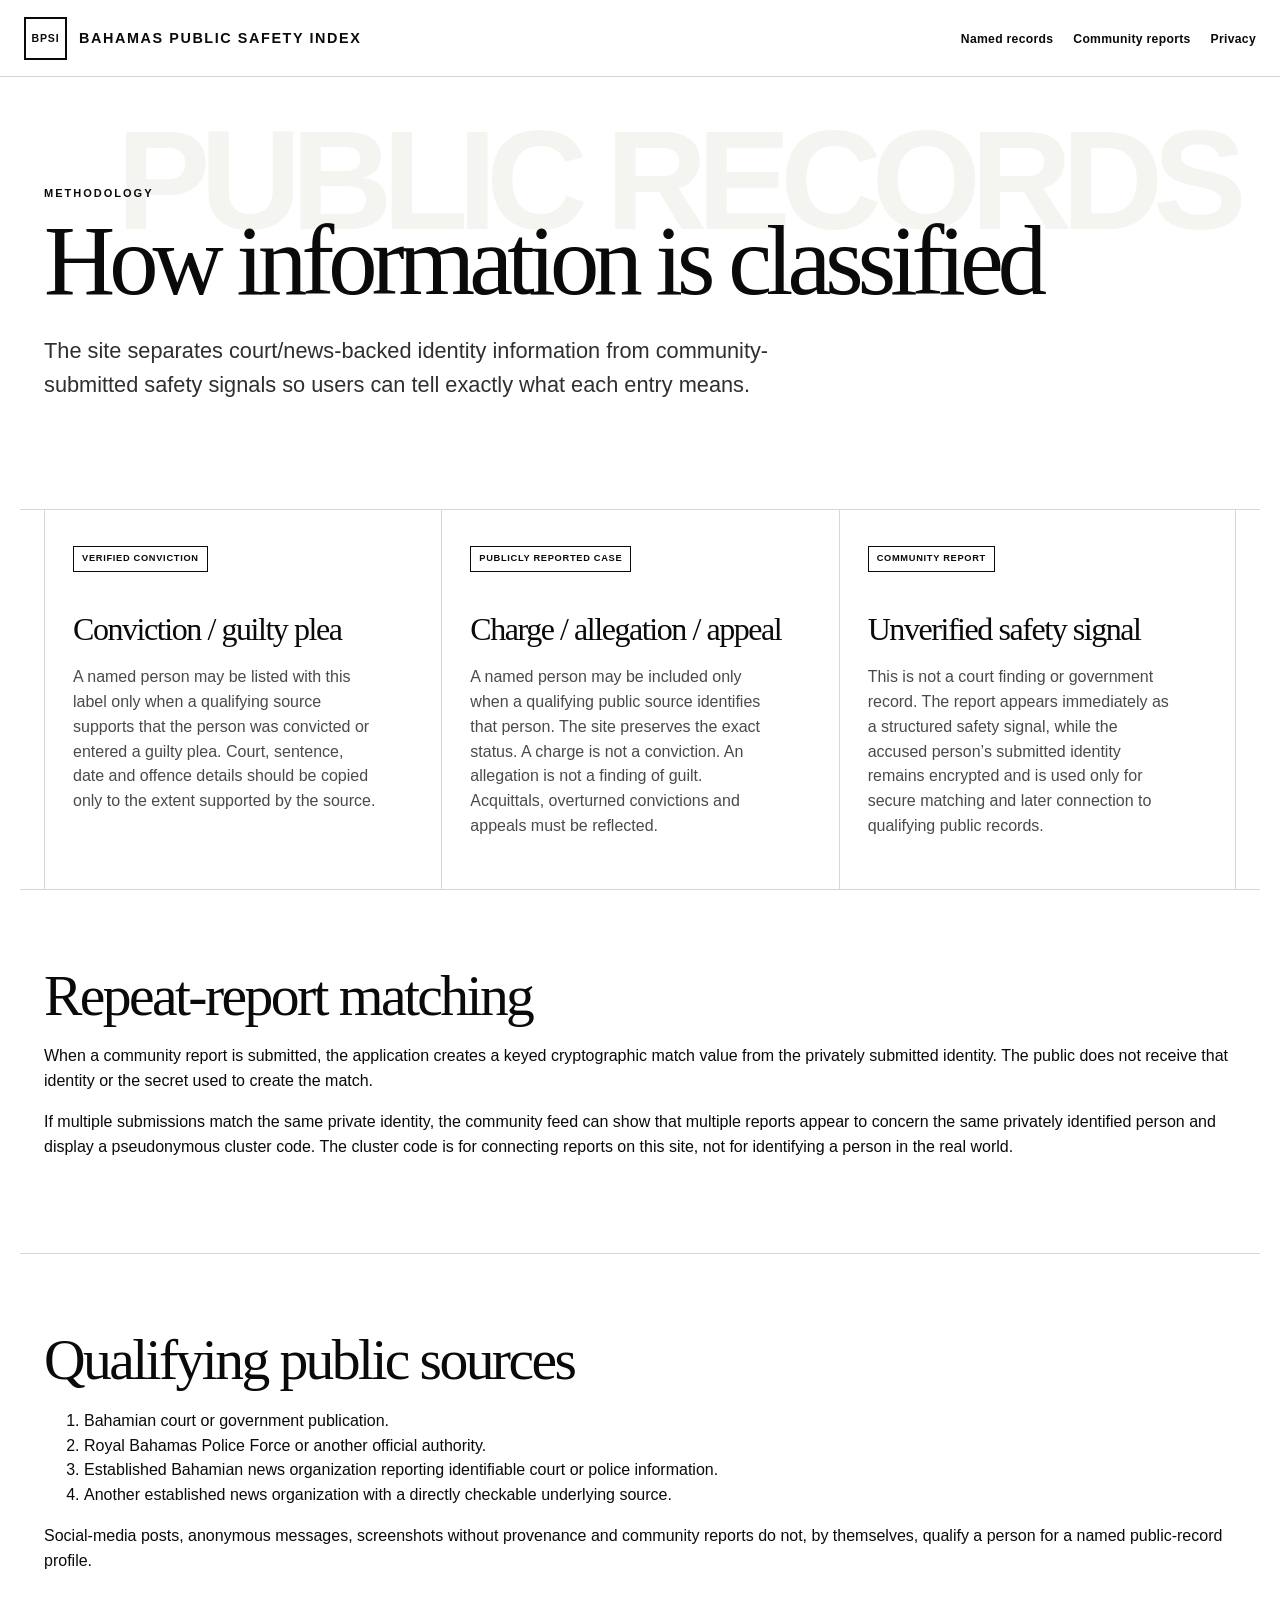
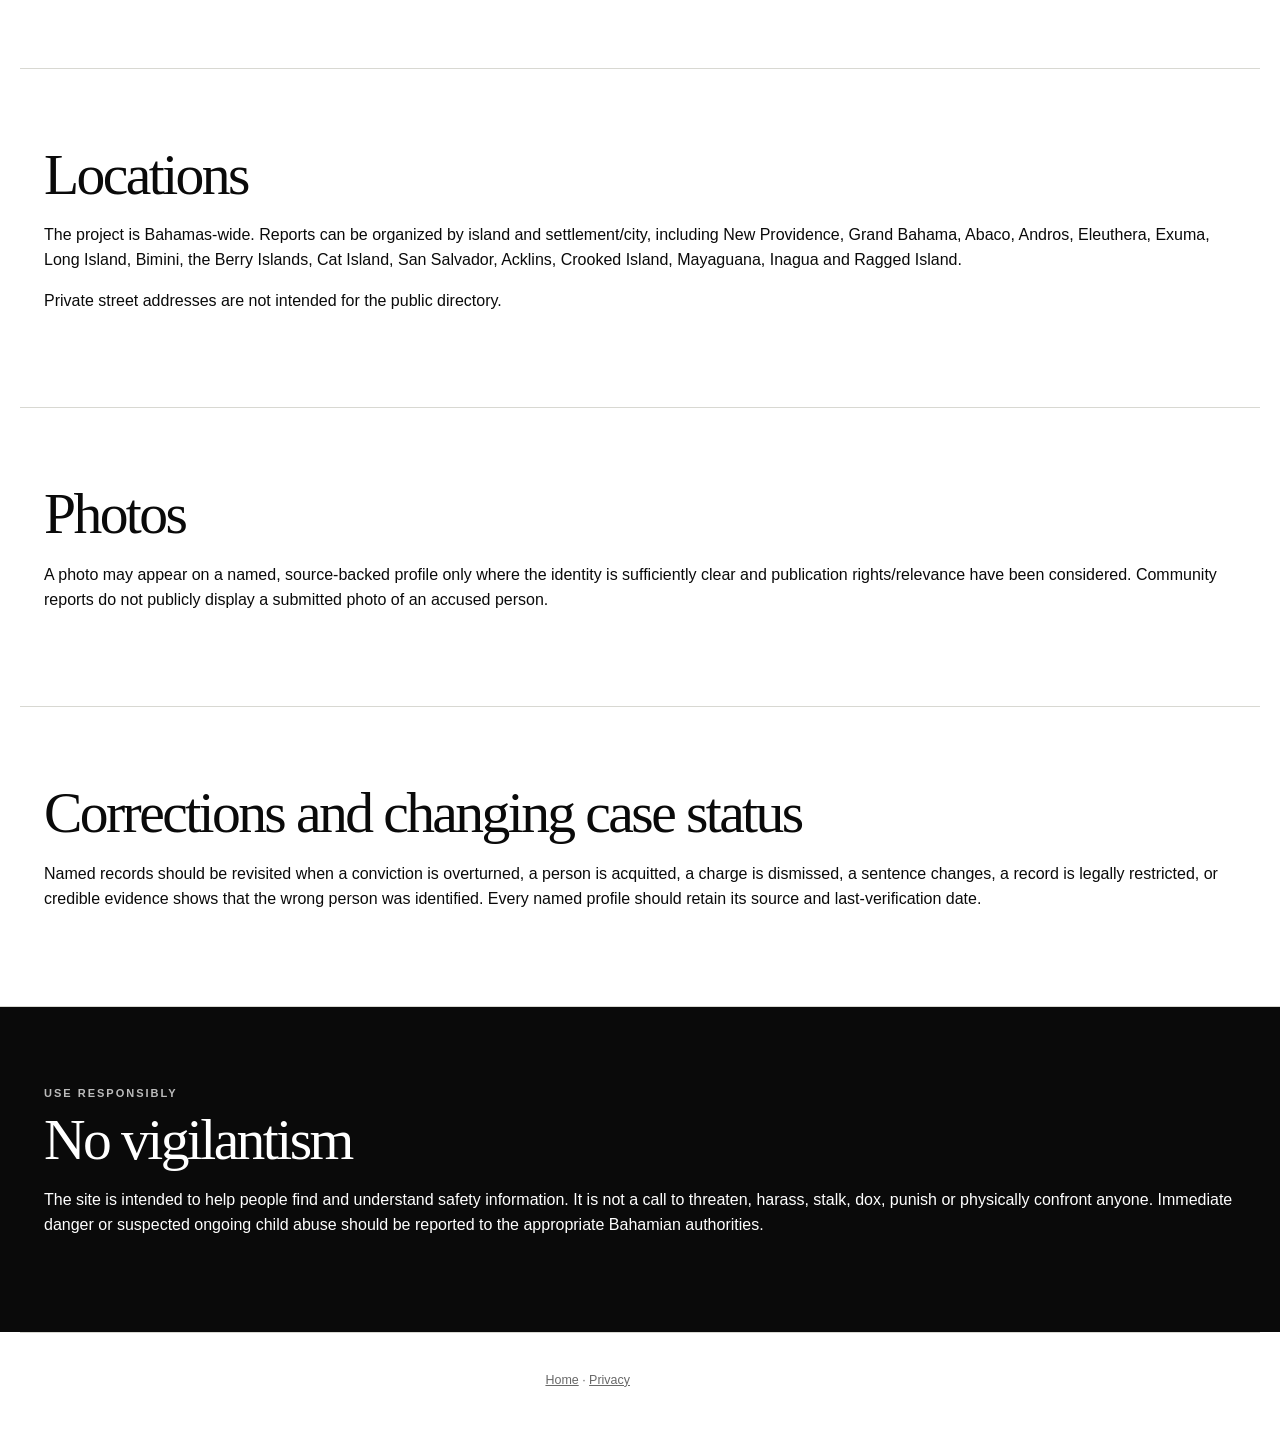
<file: methodology.html>
<!doctype html><html lang="en"><head><meta charset="utf-8"><meta name="viewport" content="width=device-width,initial-scale=1"><title>How It Works | Bahamas Public Safety Index</title><link rel="stylesheet" href="./styles.css"></head><body><header class="site-header"><a class="brand" href="./index.html">BAHAMAS PUBLIC SAFETY INDEX</a><nav><a href="./index.html#directory">Named records</a><a href="./index.html#community">Community reports</a><a href="./privacy.html">Privacy</a></nav></header><main><section class="hero"><p class="eyebrow">METHODOLOGY</p><h1>How information is classified</h1><p class="lede">The site separates court/news-backed identity information from community-submitted safety signals so users can tell exactly what each entry means.</p></section><section class="section explainer-grid"><article class="tier-card"><span class="badge">VERIFIED CONVICTION</span><h2>Conviction / guilty plea</h2><p>A named person may be listed with this label only when a qualifying source supports that the person was convicted or entered a guilty plea. Court, sentence, date and offence details should be copied only to the extent supported by the source.</p></article><article class="tier-card"><span class="badge">PUBLICLY REPORTED CASE</span><h2>Charge / allegation / appeal</h2><p>A named person may be included only when a qualifying public source identifies that person. The site preserves the exact status. A charge is not a conviction. An allegation is not a finding of guilt. Acquittals, overturned convictions and appeals must be reflected.</p></article><article class="tier-card"><span class="badge">COMMUNITY REPORT</span><h2>Unverified safety signal</h2><p>This is not a court finding or government record. The report appears immediately as a structured safety signal, while the accused person’s submitted identity remains encrypted and is used only for secure matching and later connection to qualifying public records.</p></article></section><section class="section"><h2>Repeat-report matching</h2><p>When a community report is submitted, the application creates a keyed cryptographic match value from the privately submitted identity. The public does not receive that identity or the secret used to create the match.</p><p>If multiple submissions match the same private identity, the community feed can show that multiple reports appear to concern the same privately identified person and display a pseudonymous cluster code. The cluster code is for connecting reports on this site, not for identifying a person in the real world.</p></section><section class="section"><h2>Qualifying public sources</h2><ol><li>Bahamian court or government publication.</li><li>Royal Bahamas Police Force or another official authority.</li><li>Established Bahamian news organization reporting identifiable court or police information.</li><li>Another established news organization with a directly checkable underlying source.</li></ol><p>Social-media posts, anonymous messages, screenshots without provenance and community reports do not, by themselves, qualify a person for a named public-record profile.</p></section><section class="section"><h2>Locations</h2><p>The project is Bahamas-wide. Reports can be organized by island and settlement/city, including New Providence, Grand Bahama, Abaco, Andros, Eleuthera, Exuma, Long Island, Bimini, the Berry Islands, Cat Island, San Salvador, Acklins, Crooked Island, Mayaguana, Inagua and Ragged Island.</p><p>Private street addresses are not intended for the public directory.</p></section><section class="section"><h2>Photos</h2><p>A photo may appear on a named, source-backed profile only where the identity is sufficiently clear and publication rights/relevance have been considered. Community reports do not publicly display a submitted photo of an accused person.</p></section><section class="section"><h2>Corrections and changing case status</h2><p>Named records should be revisited when a conviction is overturned, a person is acquitted, a charge is dismissed, a sentence changes, a record is legally restricted, or credible evidence shows that the wrong person was identified. Every named profile should retain its source and last-verification date.</p></section><section class="section legal"><p class="eyebrow">USE RESPONSIBLY</p><h2>No vigilantism</h2><p>The site is intended to help people find and understand safety information. It is not a call to threaten, harass, stalk, dox, punish or physically confront anyone. Immediate danger or suspected ongoing child abuse should be reported to the appropriate Bahamian authorities.</p></section></main><footer><p><a href="./index.html">Home</a> · <a href="./privacy.html">Privacy</a></p></footer></body></html>
</file>
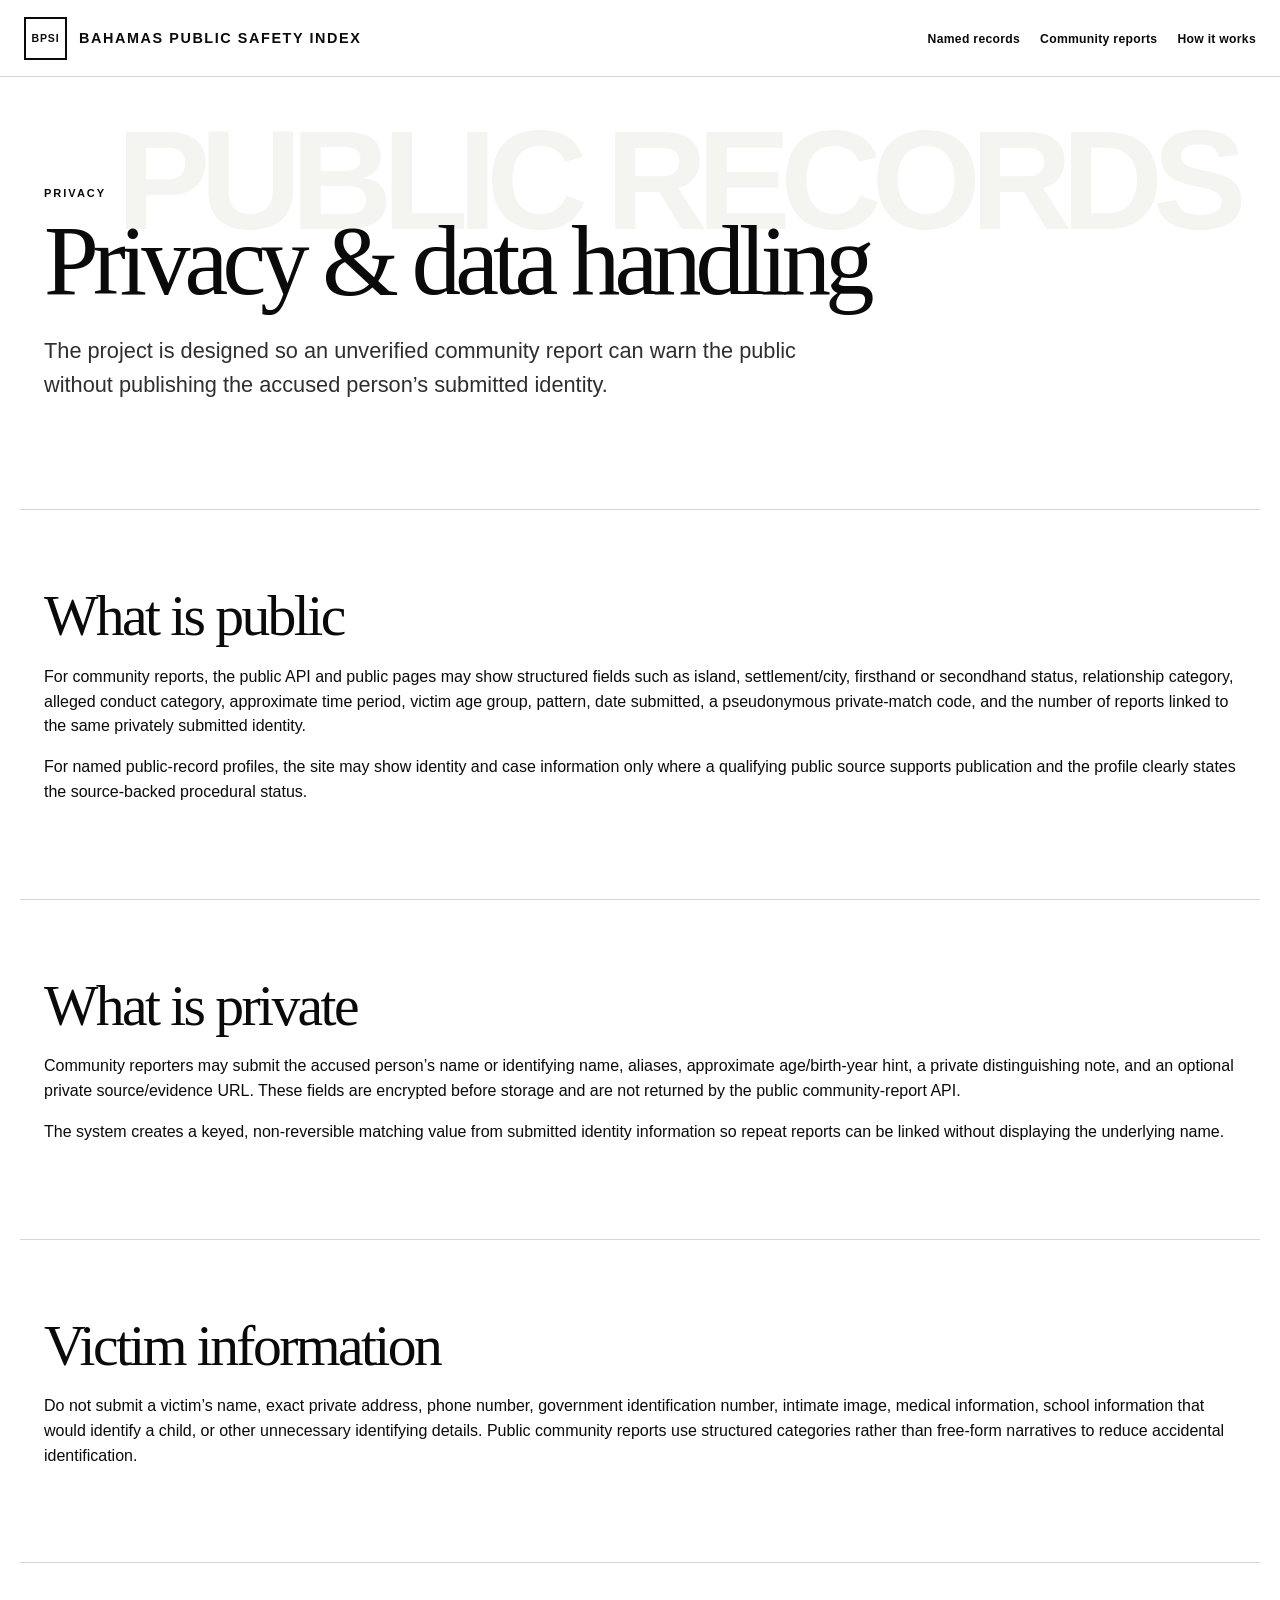
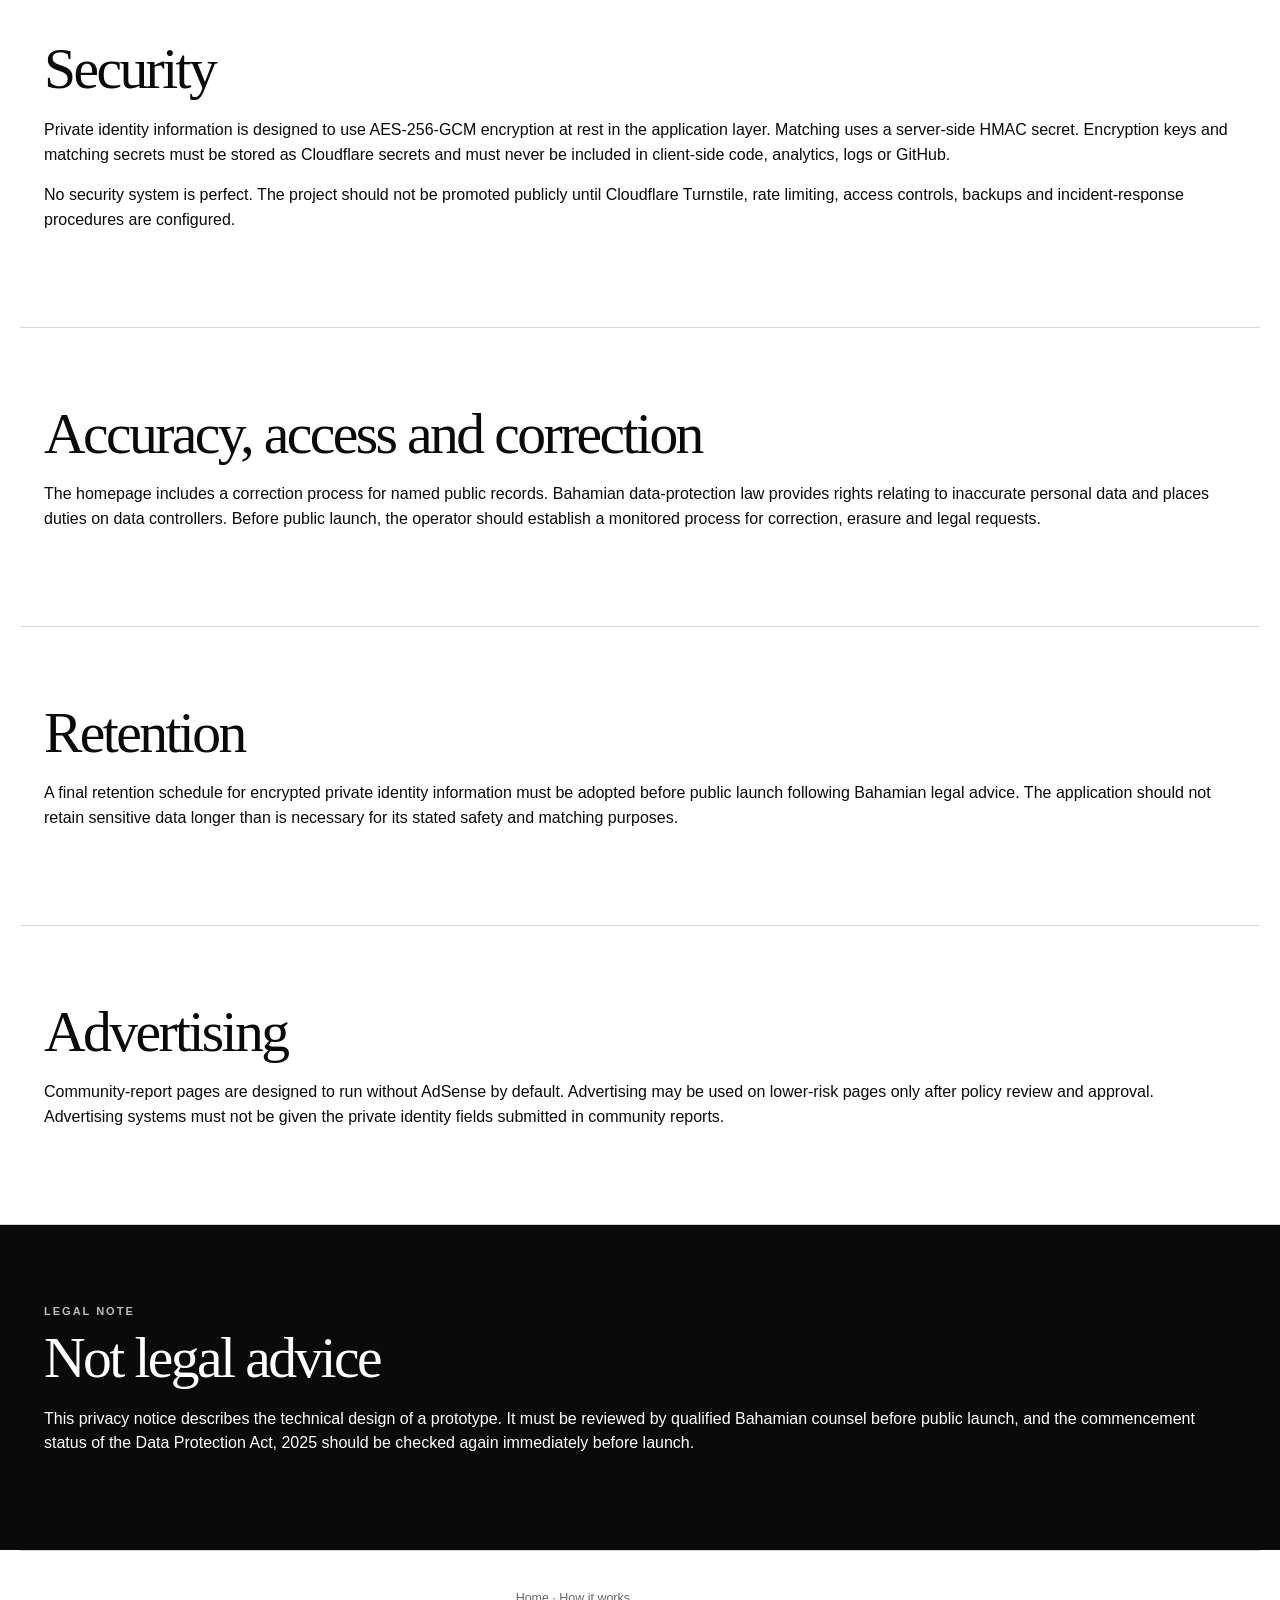
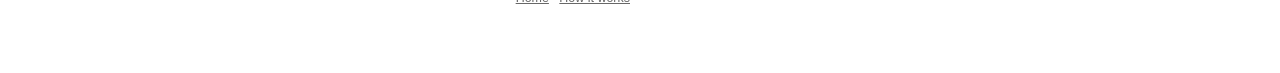
<file: privacy.html>
<!doctype html><html lang="en"><head><meta charset="utf-8"><meta name="viewport" content="width=device-width,initial-scale=1"><title>Privacy | Bahamas Public Safety Index</title><link rel="stylesheet" href="./styles.css"></head><body><header class="site-header"><a class="brand" href="./index.html">BAHAMAS PUBLIC SAFETY INDEX</a><nav><a href="./index.html#directory">Named records</a><a href="./index.html#community">Community reports</a><a href="./methodology.html">How it works</a></nav></header><main><section class="hero"><p class="eyebrow">PRIVACY</p><h1>Privacy & data handling</h1><p class="lede">The project is designed so an unverified community report can warn the public without publishing the accused person’s submitted identity.</p></section><section class="section"><h2>What is public</h2><p>For community reports, the public API and public pages may show structured fields such as island, settlement/city, firsthand or secondhand status, relationship category, alleged conduct category, approximate time period, victim age group, pattern, date submitted, a pseudonymous private-match code, and the number of reports linked to the same privately submitted identity.</p><p>For named public-record profiles, the site may show identity and case information only where a qualifying public source supports publication and the profile clearly states the source-backed procedural status.</p></section><section class="section"><h2>What is private</h2><p>Community reporters may submit the accused person’s name or identifying name, aliases, approximate age/birth-year hint, a private distinguishing note, and an optional private source/evidence URL. These fields are encrypted before storage and are not returned by the public community-report API.</p><p>The system creates a keyed, non-reversible matching value from submitted identity information so repeat reports can be linked without displaying the underlying name.</p></section><section class="section"><h2>Victim information</h2><p>Do not submit a victim’s name, exact private address, phone number, government identification number, intimate image, medical information, school information that would identify a child, or other unnecessary identifying details. Public community reports use structured categories rather than free-form narratives to reduce accidental identification.</p></section><section class="section"><h2>Security</h2><p>Private identity information is designed to use AES-256-GCM encryption at rest in the application layer. Matching uses a server-side HMAC secret. Encryption keys and matching secrets must be stored as Cloudflare secrets and must never be included in client-side code, analytics, logs or GitHub.</p><p>No security system is perfect. The project should not be promoted publicly until Cloudflare Turnstile, rate limiting, access controls, backups and incident-response procedures are configured.</p></section><section class="section"><h2>Accuracy, access and correction</h2><p>The homepage includes a correction process for named public records. Bahamian data-protection law provides rights relating to inaccurate personal data and places duties on data controllers. Before public launch, the operator should establish a monitored process for correction, erasure and legal requests.</p></section><section class="section"><h2>Retention</h2><p>A final retention schedule for encrypted private identity information must be adopted before public launch following Bahamian legal advice. The application should not retain sensitive data longer than is necessary for its stated safety and matching purposes.</p></section><section class="section"><h2>Advertising</h2><p>Community-report pages are designed to run without AdSense by default. Advertising may be used on lower-risk pages only after policy review and approval. Advertising systems must not be given the private identity fields submitted in community reports.</p></section><section class="section legal"><p class="eyebrow">LEGAL NOTE</p><h2>Not legal advice</h2><p>This privacy notice describes the technical design of a prototype. It must be reviewed by qualified Bahamian counsel before public launch, and the commencement status of the Data Protection Act, 2025 should be checked again immediately before launch.</p></section></main><footer><p><a href="./index.html">Home</a> · <a href="./methodology.html">How it works</a></p></footer></body></html>
</file>
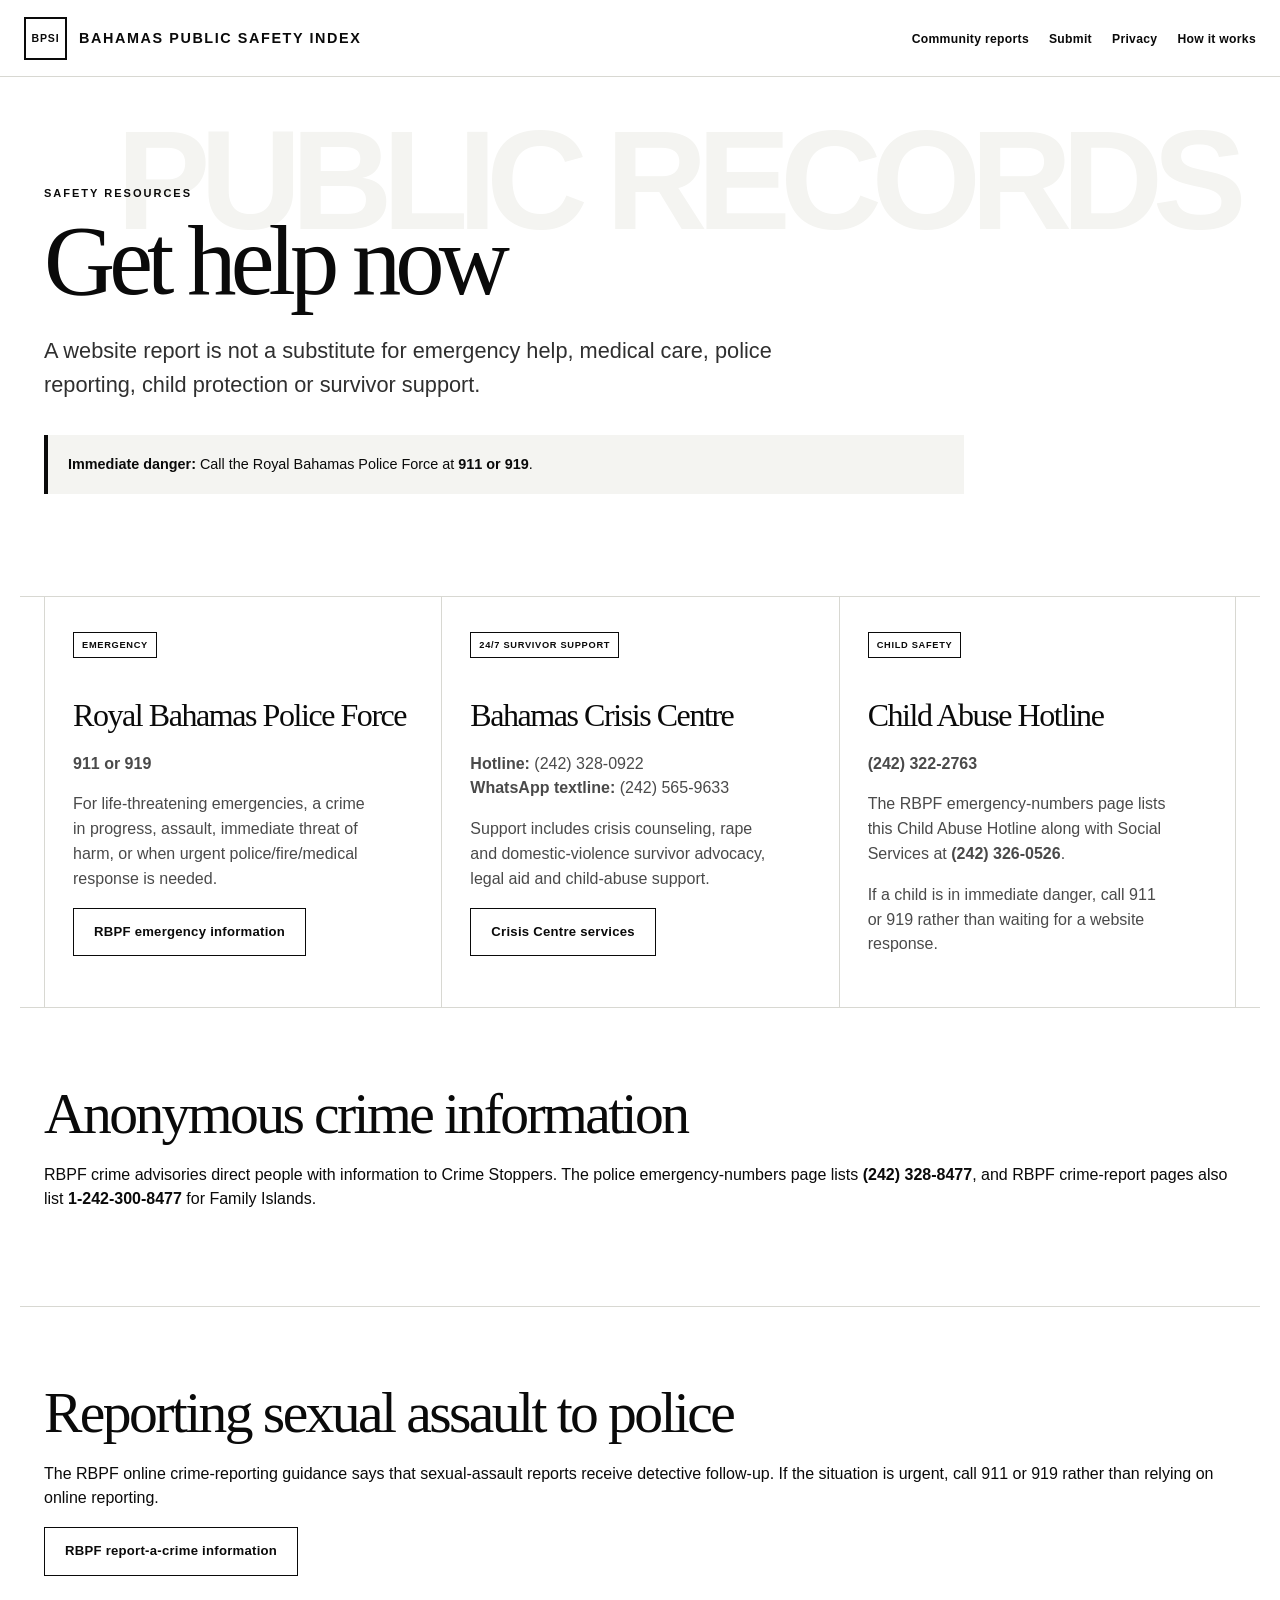
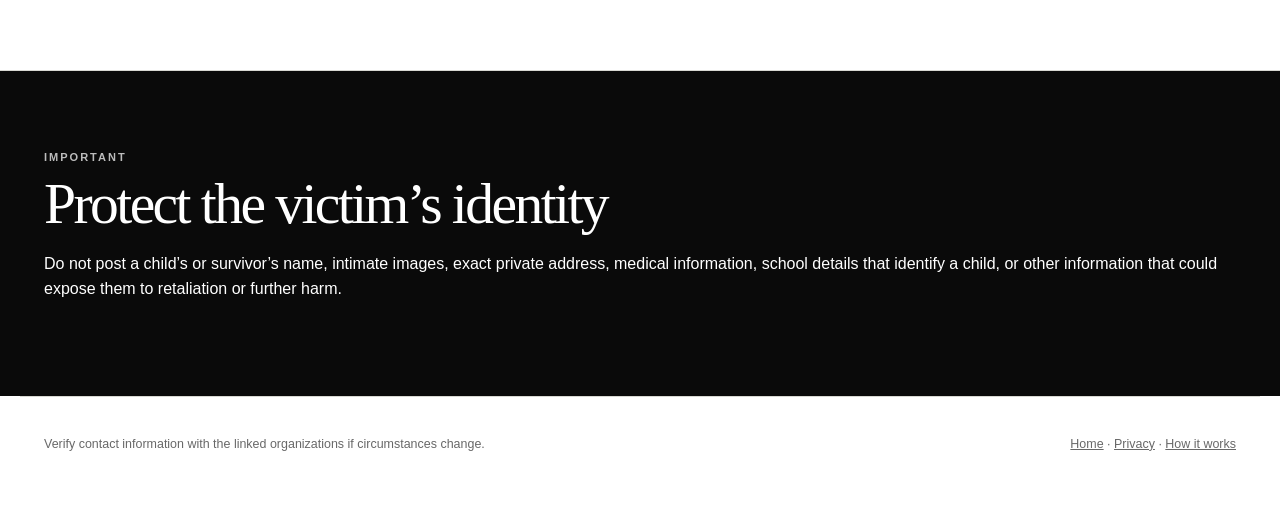
<file: resources.html>
<!doctype html><html lang="en"><head><meta charset="utf-8"><meta name="viewport" content="width=device-width,initial-scale=1"><title>Get Help Now | Bahamas Public Safety Index</title><link rel="stylesheet" href="./styles.css"></head><body><header class="site-header"><a class="brand" href="./index.html">BAHAMAS PUBLIC SAFETY INDEX</a><nav><a href="./index.html#community">Community reports</a><a href="./index.html#submit">Submit</a><a href="./privacy.html">Privacy</a><a href="./methodology.html">How it works</a></nav></header><main><section class="hero"><p class="eyebrow">SAFETY RESOURCES</p><h1>Get help now</h1><p class="lede">A website report is not a substitute for emergency help, medical care, police reporting, child protection or survivor support.</p><div class="warning"><strong>Immediate danger:</strong> Call the Royal Bahamas Police Force at <strong>911 or 919</strong>.</div></section><section class="section explainer-grid"><article class="tier-card"><span class="badge">EMERGENCY</span><h2>Royal Bahamas Police Force</h2><p><strong>911 or 919</strong></p><p>For life-threatening emergencies, a crime in progress, assault, immediate threat of harm, or when urgent police/fire/medical response is needed.</p><p><a class="button" href="https://www.royalbahamaspolice.org/services/index.php?services_id=7" target="_blank" rel="noopener noreferrer">RBPF emergency information</a></p></article><article class="tier-card"><span class="badge">24/7 SURVIVOR SUPPORT</span><h2>Bahamas Crisis Centre</h2><p><strong>Hotline:</strong> (242) 328-0922<br><strong>WhatsApp textline:</strong> (242) 565-9633</p><p>Support includes crisis counseling, rape and domestic-violence survivor advocacy, legal aid and child-abuse support.</p><p><a class="button" href="https://thebahamascrisiscentre.com/our-services/" target="_blank" rel="noopener noreferrer">Crisis Centre services</a></p></article><article class="tier-card"><span class="badge">CHILD SAFETY</span><h2>Child Abuse Hotline</h2><p><strong>(242) 322-2763</strong></p><p>The RBPF emergency-numbers page lists this Child Abuse Hotline along with Social Services at <strong>(242) 326-0526</strong>.</p><p>If a child is in immediate danger, call 911 or 919 rather than waiting for a website response.</p></article></section><section class="section"><h2>Anonymous crime information</h2><p>RBPF crime advisories direct people with information to Crime Stoppers. The police emergency-numbers page lists <strong>(242) 328-8477</strong>, and RBPF crime-report pages also list <strong>1-242-300-8477</strong> for Family Islands.</p></section><section class="section"><h2>Reporting sexual assault to police</h2><p>The RBPF online crime-reporting guidance says that sexual-assault reports receive detective follow-up. If the situation is urgent, call 911 or 919 rather than relying on online reporting.</p><p><a class="button" href="https://royalbahamaspolice.org/contactus/reportcrime.html" target="_blank" rel="noopener noreferrer">RBPF report-a-crime information</a></p></section><section class="section legal"><p class="eyebrow">IMPORTANT</p><h2>Protect the victim’s identity</h2><p>Do not post a child’s or survivor’s name, intimate images, exact private address, medical information, school details that identify a child, or other information that could expose them to retaliation or further harm.</p></section></main><footer><p>Verify contact information with the linked organizations if circumstances change.</p><p><a href="./index.html">Home</a> · <a href="./privacy.html">Privacy</a> · <a href="./methodology.html">How it works</a></p></footer></body></html>
</file>
<file: styles.css>
:root{
  --ink:#0a0a0a;
  --paper:#ffffff;
  --wash:#f4f4f1;
  --wash-2:#ecece8;
  --muted:#686868;
  --line:#d8d8d2;
  --line-strong:#9b9b95;
  --max:1240px;
  --serif:Georgia,'Times New Roman',serif;
  --sans:Arial,Helvetica,sans-serif;
  --shadow:0 18px 50px rgba(0,0,0,.07);
}

*{box-sizing:border-box}
html{scroll-behavior:smooth}
body{
  margin:0;
  background:var(--paper);
  color:var(--ink);
  font-family:var(--sans);
  line-height:1.55;
  -webkit-font-smoothing:antialiased;
}
a{color:inherit}

.site-header{
  position:sticky;
  top:0;
  z-index:50;
  display:flex;
  justify-content:space-between;
  align-items:center;
  gap:26px;
  min-height:76px;
  padding:0 max(24px,calc((100vw - var(--max))/2));
  border-bottom:1px solid var(--line);
  background:rgba(255,255,255,.95);
  backdrop-filter:blur(12px);
}
.brand{
  display:inline-flex;
  align-items:center;
  min-height:76px;
  font-size:.9rem;
  font-weight:900;
  letter-spacing:.11em;
  text-decoration:none;
  white-space:nowrap;
}
.brand:before{
  content:'BPSI';
  display:inline-grid;
  place-items:center;
  width:39px;
  height:39px;
  margin-right:12px;
  border:2px solid var(--ink);
  font-size:.66rem;
  letter-spacing:.08em;
}
.site-header nav{display:flex;gap:20px;align-items:center;flex-wrap:wrap}
.site-header nav a{
  position:relative;
  padding:27px 0 24px;
  font-size:.76rem;
  font-weight:800;
  letter-spacing:.025em;
  text-decoration:none;
}
.site-header nav a:after{
  content:'';
  position:absolute;
  left:0;right:0;bottom:20px;
  height:1px;
  background:var(--ink);
  transform:scaleX(0);
  transform-origin:left;
  transition:transform .18s ease;
}
.site-header nav a:hover:after{transform:scaleX(1)}

.hero,.section,.ad-slot,footer{max-width:var(--max);margin:0 auto}
.hero{
  position:relative;
  padding:108px 24px 74px;
  overflow:hidden;
}
.hero:before{
  content:'PUBLIC RECORDS';
  position:absolute;
  right:24px;
  top:48px;
  font-size:clamp(4rem,11vw,9rem);
  line-height:.8;
  font-weight:900;
  letter-spacing:-.075em;
  color:#f4f4f1;
  z-index:-1;
  white-space:nowrap;
}
.hero .eyebrow{max-width:760px}
.hero h1{
  max-width:1040px;
  margin:14px 0 28px;
  font-family:var(--serif);
  font-size:clamp(3.45rem,7.7vw,7.5rem);
  font-weight:400;
  line-height:.91;
  letter-spacing:-.06em;
}
.lede{
  max-width:790px;
  margin:0 0 34px;
  font-size:clamp(1.08rem,1.7vw,1.38rem);
  line-height:1.55;
  color:#2f2f2f;
}
.eyebrow{
  margin:0 0 10px;
  font-size:.69rem;
  font-weight:900;
  letter-spacing:.18em;
  text-transform:uppercase;
}
.warning,.notice{
  max-width:920px;
  margin:28px 0;
  padding:18px 20px;
  border-left:4px solid var(--ink);
  background:var(--wash);
  font-size:.9rem;
}
.hero-actions{display:flex;gap:10px;flex-wrap:wrap;margin-top:30px}
.button{
  display:inline-flex;
  align-items:center;
  justify-content:center;
  min-height:48px;
  padding:13px 20px;
  border:1px solid var(--ink);
  background:var(--paper);
  color:var(--ink);
  font-size:.82rem;
  font-weight:900;
  letter-spacing:.02em;
  text-decoration:none;
  cursor:pointer;
  transition:all .15s ease;
}
.button:hover{transform:translateY(-1px);box-shadow:0 6px 18px rgba(0,0,0,.08)}
.button.primary{background:var(--ink);color:var(--paper)}
.button.primary:hover{background:#252525}

.ad-slot{
  margin:0 auto 28px;
  padding:15px 24px;
  border-top:1px solid var(--line);
  border-bottom:1px solid var(--line);
  color:#818181;
  text-align:center;
  font-size:.64rem;
  letter-spacing:.14em;
}

.section{
  padding:78px 24px;
  border-top:1px solid var(--line);
}
.section h2{
  margin:0 0 20px;
  font-family:var(--serif);
  font-size:clamp(2.35rem,4.5vw,4.8rem);
  font-weight:400;
  letter-spacing:-.045em;
  line-height:.98;
}
.section h3{margin:0 0 12px;font-size:1.3rem;line-height:1.2}
.section-heading{
  display:flex;
  align-items:flex-end;
  justify-content:space-between;
  gap:30px;
  margin-bottom:8px;
}
.count{
  margin:0 0 8px;
  padding:8px 12px;
  border:1px solid var(--ink);
  font-size:.72rem;
  font-weight:900;
  letter-spacing:.06em;
  white-space:nowrap;
}

.explainer-grid{
  display:grid;
  grid-template-columns:repeat(3,minmax(0,1fr));
  gap:0;
  padding-top:0;
  padding-bottom:0;
}
.tier-card{
  min-height:290px;
  padding:34px 28px;
  border-left:1px solid var(--line);
}
.tier-card:last-child{border-right:1px solid var(--line)}
.tier-card h2{margin-top:42px;font-size:2rem}
.tier-card p{max-width:34ch;color:#4a4a4a}

.filters{
  display:grid;
  grid-template-columns:2fr 1.15fr 1.45fr 1.35fr;
  gap:0;
  margin:34px 0 32px;
  border:1px solid var(--ink);
  background:var(--paper);
  box-shadow:var(--shadow);
}
.filters label{
  min-width:0;
  padding:12px 14px 13px;
  border-right:1px solid var(--line);
}
.filters label:last-child{border-right:0}
label{
  display:grid;
  gap:6px;
  font-size:.67rem;
  font-weight:900;
  letter-spacing:.07em;
  text-transform:uppercase;
}
input,select,textarea{
  width:100%;
  border:0;
  border-bottom:1px solid var(--line-strong);
  border-radius:0;
  background:transparent;
  color:var(--ink);
  padding:8px 0 7px;
  font:500 .92rem var(--sans);
  outline:none;
}
input:focus,select:focus,textarea:focus{border-bottom-color:var(--ink)}
textarea{resize:vertical;line-height:1.5}

.records{
  display:grid;
  grid-template-columns:repeat(3,minmax(0,1fr));
  gap:18px;
}
.record-card{
  position:relative;
  display:flex;
  flex-direction:column;
  gap:14px;
  min-width:0;
  padding:22px;
  border:1px solid var(--line);
  background:var(--paper);
  box-shadow:0 10px 32px rgba(0,0,0,.035);
  transition:transform .16s ease,box-shadow .16s ease,border-color .16s ease;
}
.record-card:hover{
  transform:translateY(-2px);
  border-color:#a8a8a2;
  box-shadow:0 20px 44px rgba(0,0,0,.07);
}
.record-card h3{
  margin:1px 0 2px;
  font-family:var(--serif);
  font-size:clamp(1.75rem,2.5vw,2.35rem);
  font-weight:400;
  letter-spacing:-.035em;
}
.record-photo{
  width:calc(100% + 44px);
  max-width:none;
  margin:-22px -22px 6px;
  aspect-ratio:4/3;
  object-fit:cover;
  object-position:center top;
  background:var(--wash);
  border:0;
  border-bottom:1px solid var(--line);
  filter:grayscale(100%);
}
.record-meta{
  display:grid;
  gap:7px;
  color:#393939;
  font-size:.86rem;
  line-height:1.45;
}
.record-meta span{padding-bottom:7px;border-bottom:1px solid #ededeb}
.record-meta strong,.record-source strong{color:var(--ink)}
.record-source{
  margin-top:auto;
  padding-top:12px;
  border-top:1px solid var(--line);
  color:var(--muted);
  font-size:.74rem;
  line-height:1.5;
  overflow-wrap:anywhere;
}
.record-source a{font-weight:800;text-underline-offset:2px}
.badge{
  display:inline-flex;
  align-items:center;
  width:max-content;
  max-width:100%;
  min-height:26px;
  padding:4px 8px;
  border:1px solid var(--ink);
  background:var(--paper);
  font-size:.58rem;
  font-weight:900;
  line-height:1.2;
  letter-spacing:.075em;
  text-transform:uppercase;
}
.community-card{background:var(--wash)}
.community-card .badge{background:var(--paper)}
.repeat-alert{
  padding:13px 14px;
  border:1px solid var(--ink);
  background:var(--paper);
  font-size:.84rem;
}
.repeat-alert strong{font-size:1rem}
.repeat-alert span{color:var(--muted);font-size:.7rem;letter-spacing:.03em}
.empty{
  padding:42px;
  border:1px solid var(--line);
  background:var(--wash);
}

.submit-grid{display:grid;grid-template-columns:1.15fr .85fr;gap:56px;margin-top:34px}
.submit-grid>div{min-width:0}
.split{display:grid;grid-template-columns:1fr 1fr;gap:56px}
.form{
  display:grid;
  gap:18px;
  margin-top:20px;
  padding:26px;
  border:1px solid var(--line);
  background:#fafaf8;
}
.form input,.form select,.form textarea{background:var(--paper);padding:10px;border:1px solid #bdbdb7}
.two-col{display:grid;grid-template-columns:1fr 1fr;gap:14px}
.private-box{
  display:grid;
  gap:14px;
  padding:20px;
  border:2px solid var(--ink);
  background:var(--paper);
}
.private-box .eyebrow{margin-bottom:0}
.private-note{margin:0;color:var(--muted);font-size:.76rem;text-transform:none;letter-spacing:0}
.check{display:flex;gap:10px;align-items:flex-start;font-weight:500;text-transform:none;letter-spacing:0;line-height:1.45}
.check input{width:auto;margin-top:4px}
.status{min-height:24px;font-size:.82rem;font-weight:800}

.legal-grid{display:grid;grid-template-columns:1fr 1fr;gap:54px}
.legal-grid li,.legal li{margin-bottom:10px}
.legal{
  max-width:none;
  padding-left:max(24px,calc((100vw - var(--max))/2 + 24px));
  padding-right:max(24px,calc((100vw - var(--max))/2 + 24px));
  background:var(--ink);
  color:var(--paper);
}
.legal>p,.legal>h2{max-width:var(--max);margin-left:auto;margin-right:auto}
.legal .eyebrow{color:#bcbcbc}
.small{color:#c7c7c7;font-size:.78rem}
footer{
  display:grid;
  grid-template-columns:1fr 1fr;
  gap:20px;
  padding:38px 24px 64px;
  border-top:1px solid var(--line);
  color:var(--muted);
  font-size:.78rem;
}
footer p{margin:0}
footer p:last-child{text-align:right}

@media(max-width:1060px){
  .site-header{align-items:flex-start;flex-direction:column;padding-top:14px;padding-bottom:10px;gap:0}
  .brand{min-height:46px}
  .site-header nav{width:100%;gap:14px;overflow-x:auto;flex-wrap:nowrap;padding-bottom:3px}
  .site-header nav a{padding:8px 0 10px;white-space:nowrap}
  .site-header nav a:after{bottom:6px}
  .filters{grid-template-columns:1fr 1fr}
  .filters label:nth-child(2n){border-right:0}
  .filters label{border-bottom:1px solid var(--line)}
  .filters label:nth-last-child(-n+2){border-bottom:0}
  .records{grid-template-columns:repeat(2,minmax(0,1fr))}
}

@media(max-width:760px){
  .hero{padding:72px 20px 50px}
  .hero:before{top:34px;right:20px;font-size:4.5rem}
  .hero h1{font-size:clamp(3rem,15vw,5rem)}
  .hero-actions{display:grid;grid-template-columns:1fr}
  .button{width:100%}
  .section{padding:58px 20px}
  .section-heading{align-items:flex-start;flex-direction:column;gap:10px}
  .count{margin-bottom:0}
  .explainer-grid{grid-template-columns:1fr;padding:0 20px}
  .tier-card{min-height:auto;padding:28px 0;border-left:0;border-bottom:1px solid var(--line)}
  .tier-card:last-child{border-right:0;border-bottom:0}
  .tier-card h2{margin-top:26px}
  .filters{grid-template-columns:1fr;margin-top:26px;box-shadow:none}
  .filters label,.filters label:nth-child(2n){border-right:0;border-bottom:1px solid var(--line)}
  .filters label:last-child{border-bottom:0}
  .records,.split,.legal-grid,.two-col,.submit-grid{grid-template-columns:1fr}
  .records{gap:12px}
  .submit-grid,.split,.legal-grid{gap:36px}
  .record-card{padding:18px}
  .record-photo{width:calc(100% + 36px);margin:-18px -18px 5px}
  .form{padding:20px}
  footer{grid-template-columns:1fr;padding:32px 20px 52px}
  footer p:last-child{text-align:left}
}
</file>
